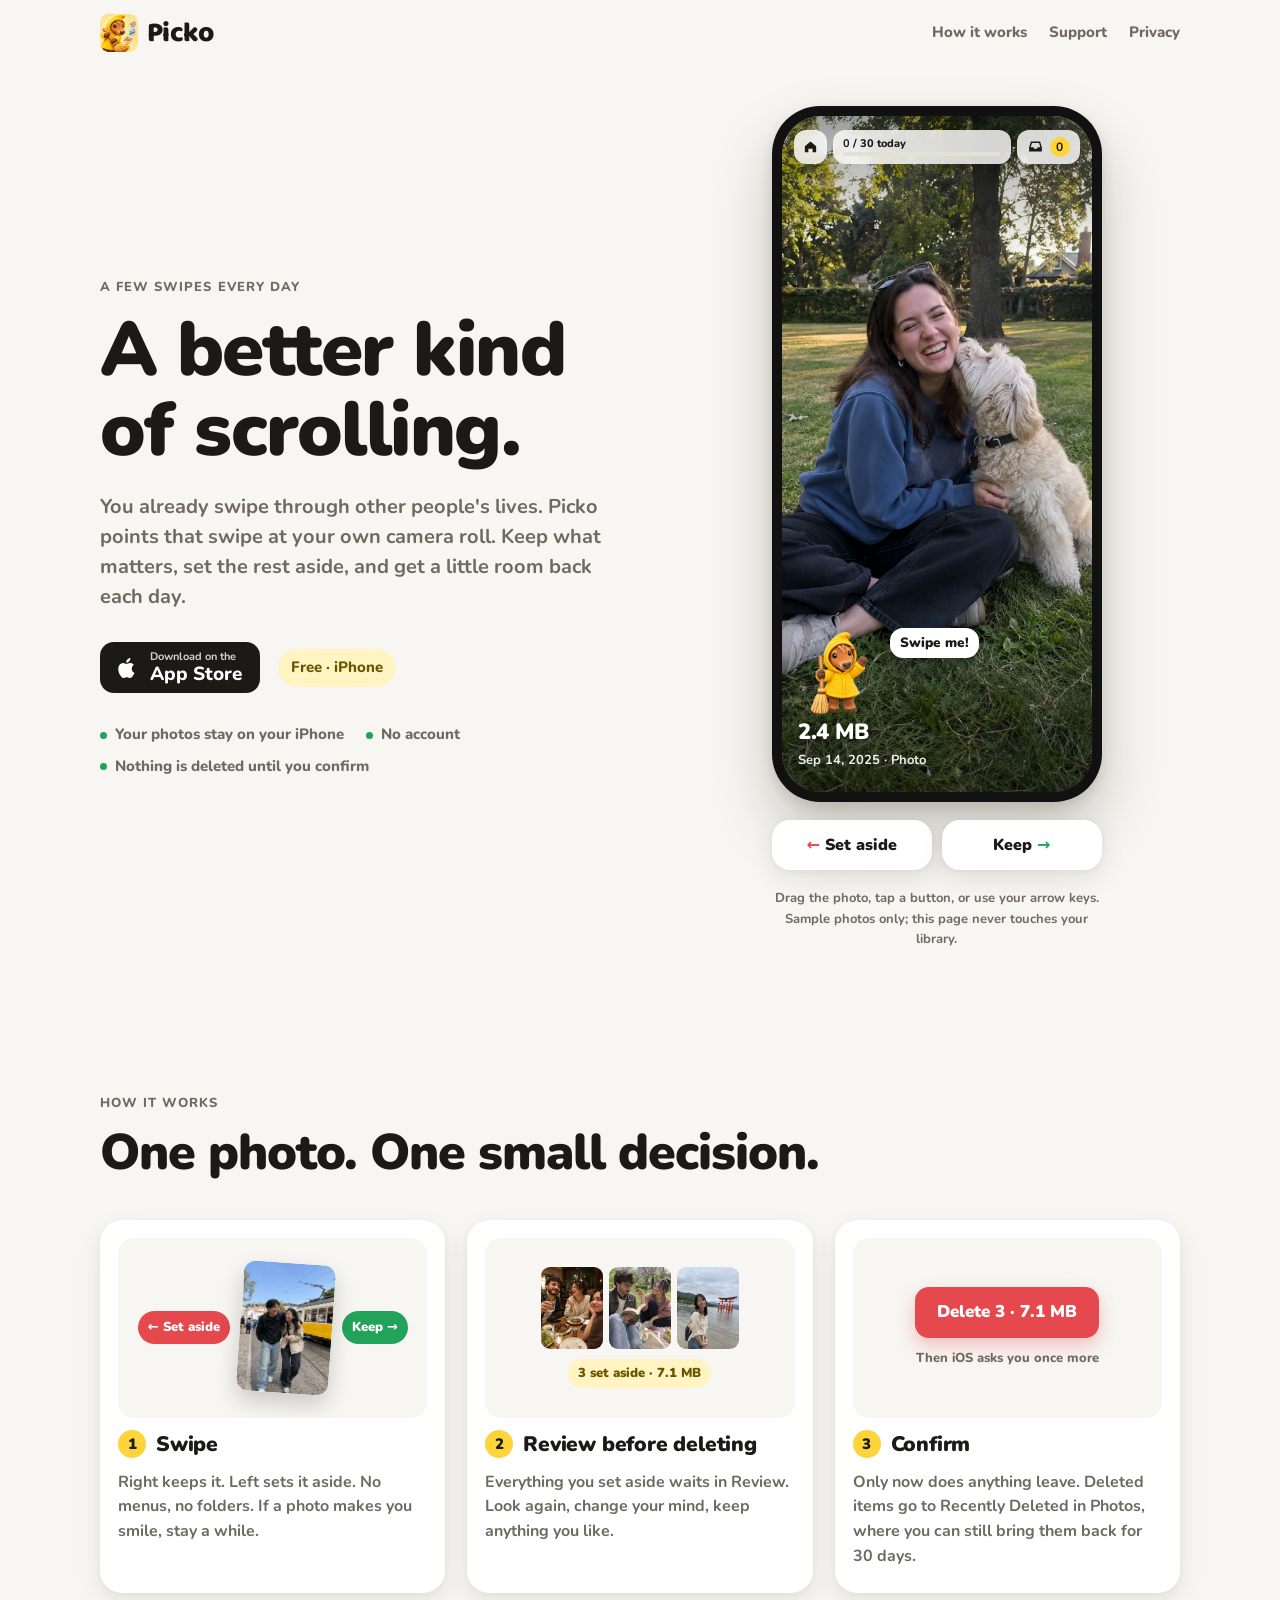
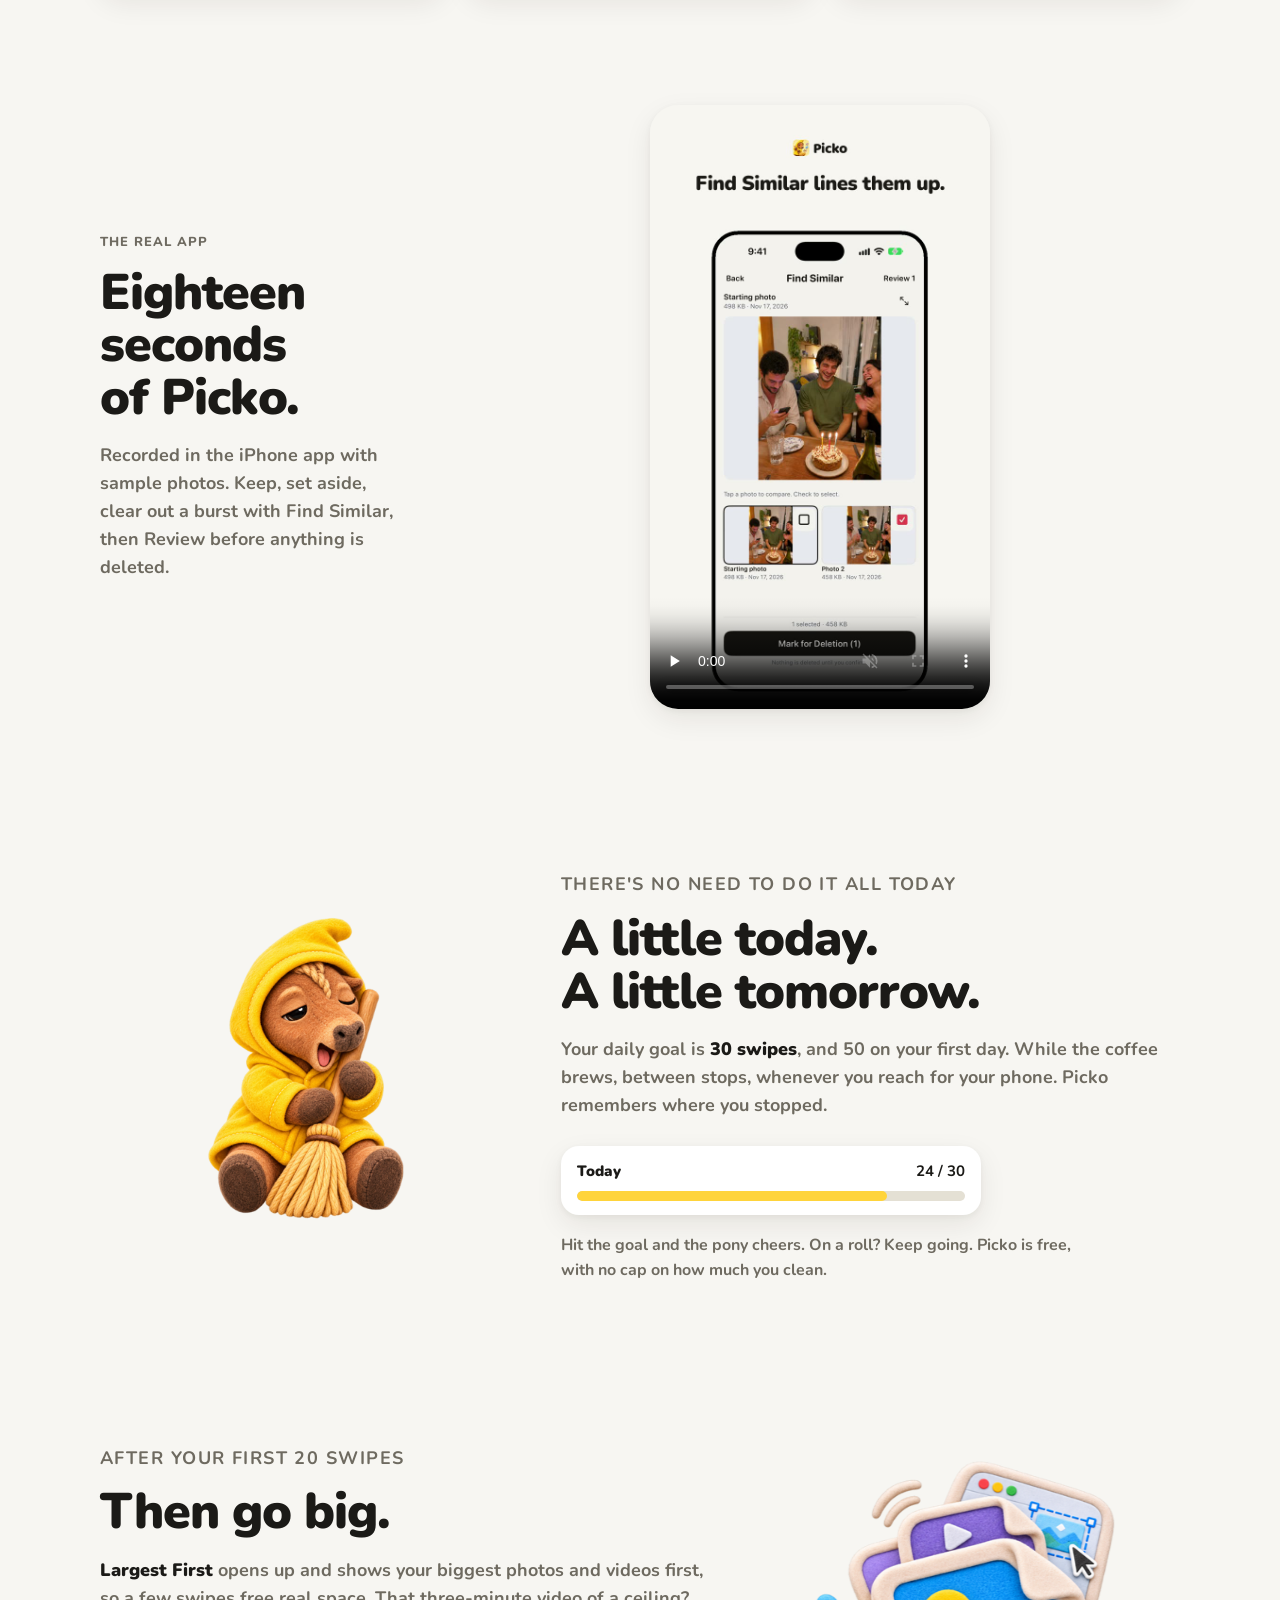
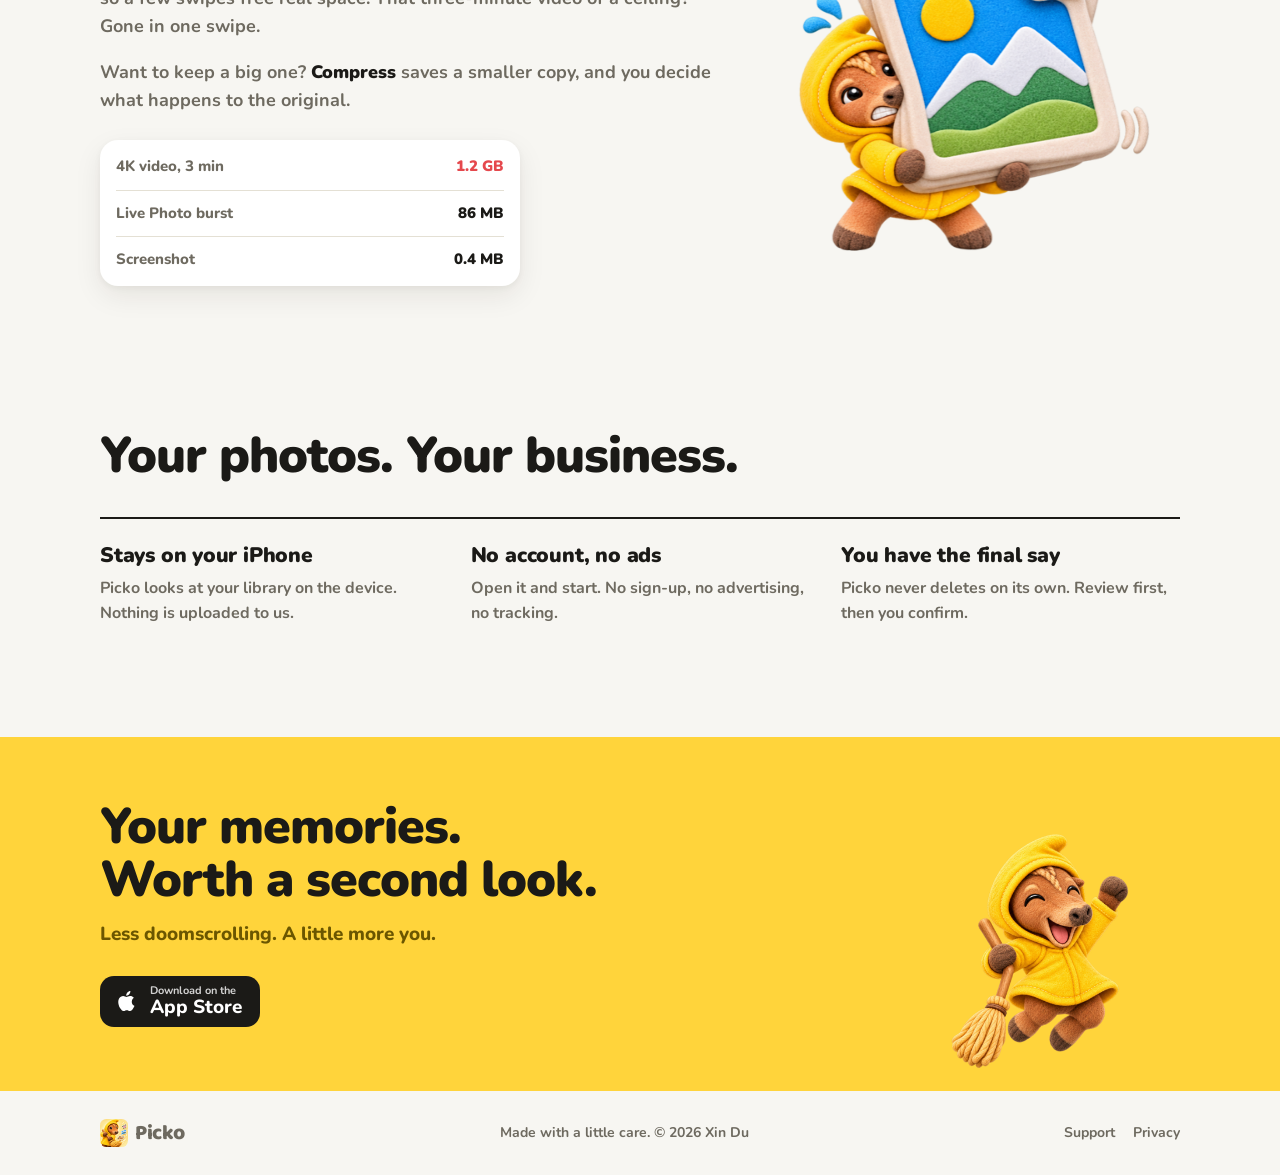
<file: index.html>
<!doctype html>
<html lang="en">
<head>
<meta charset="utf-8">
<meta name="viewport" content="width=device-width, initial-scale=1, viewport-fit=cover">
<title>Picko</title>
<meta name="claude:viewport-fit-sides" content="cover">
<meta name="description" content="Picko turns a few swipes a day into a tidier camera roll. Keep what matters, set the rest aside, and confirm before anything is deleted.">
<link rel="preconnect" href="https://fonts.googleapis.com">
<link rel="preconnect" href="https://fonts.gstatic.com" crossorigin>
<link rel="stylesheet" href="https://fonts.googleapis.com/css2?family=Nunito:wght@500;700;800;900&family=Baloo+2:wght@800&display=swap">
<link rel="icon" type="image/png" sizes="64x64" href="assets/favicon-64.png">
<link rel="apple-touch-icon" href="assets/apple-touch-icon.png">
<meta property="og:title" content="Picko: a better kind of scrolling">
<meta property="og:description" content="A few swipes a day for a tidier camera roll. Keep what matters, set the rest aside, and nothing is deleted until you confirm.">
<meta property="og:image" content="https://td10w.github.io/picko/assets/og-image.jpg">
<meta property="og:type" content="website">
<meta name="twitter:card" content="summary_large_image">
<link rel="stylesheet" href="style.css">
</head>
<body>

<header class="nav">
  <div class="wrap nav-row">
    <a class="wordmark" href="index.html" aria-label="Picko home"><img src="assets/app-icon-96.png" alt=""><span>Picko</span></a>
    <nav class="nav-links" aria-label="Site">
      <a href="#how">How it works</a>
      <a href="support.html">Support</a>
      <a href="privacy.html">Privacy</a>
    </nav>
  </div>
</header>

<main>
  <!-- Hero: the thesis, then the thing itself -->
  <section class="hero">
    <div class="wrap hero-grid">
      <div class="hero-copy">
        <p class="kicker">A few swipes every day</p>
        <h1>A better kind of&nbsp;scrolling.</h1>
        <p class="lede">You already swipe through other people's lives. Picko points that swipe at your own camera roll. Keep what matters, set the rest aside, and get a little room back each day.</p>
        <div class="hero-actions">
          <a class="store-badge" href="https://apps.apple.com/cn/app/picko-photo-cleaner/id6800169831" target="_blank" rel="noopener" aria-label="Download Picko on the App Store">
            <svg viewBox="0 0 24 24" aria-hidden="true"><path d="M16.4 12.6c0-2.3 1.9-3.4 2-3.5-1.1-1.6-2.8-1.8-3.4-1.8-1.4-.1-2.8.9-3.5.9s-1.8-.8-3-.8c-1.5 0-3 .9-3.8 2.3-1.6 2.8-.4 7 1.2 9.3.8 1.1 1.7 2.4 2.9 2.3 1.2 0 1.6-.7 3-.7s1.8.7 3 .7c1.3 0 2.1-1.1 2.8-2.3.9-1.3 1.3-2.6 1.3-2.6s-2.5-1-2.5-3.8zM14.1 5.8c.6-.8 1.1-1.9 1-3-.9 0-2.1.6-2.8 1.4-.6.7-1.1 1.8-1 2.9 1.1.1 2.1-.6 2.8-1.3z"/></svg>
            <span><small>Download on the</small>App Store</span>
          </a>
          <span class="free-note">Free · iPhone</span>
        </div>
        <ul class="hero-facts">
          <li>Your photos stay on your iPhone</li>
          <li>No account</li>
          <li>Nothing is deleted until you confirm</li>
        </ul>
      </div>

      <!-- Live demo: same rules as the app, sample photos only -->
      <div class="demo" id="demo">
        <div class="phone" id="phone">
          <div class="screen" id="screen">
            <div class="deck" id="deck" aria-live="polite"></div>
            <div class="edge edge-keep" id="edgeKeep"></div>
            <div class="edge edge-aside" id="edgeAside"></div>

            <div class="topbar">
              <span class="chip chip-icon" aria-hidden="true">
                <svg viewBox="0 0 24 24"><path d="M4 11.5 12 5l8 6.5V20h-5v-5H9v5H4z"/></svg>
              </span>
              <span class="chip meter" aria-label="Today's swipes">
                <span class="meter-text"><b id="todayCount">0</b> / 30 today</span>
                <span class="meter-bar"><i id="meterFill"></i></span>
              </span>
              <span class="chip review-chip" aria-label="Review">
                <svg viewBox="0 0 24 24" aria-hidden="true"><path d="M3 13.5 5.5 5h13l2.5 8.5V19H3zm2.2-.5H9l1 2h4l1-2h3.8l-1.8-6H7z"/></svg>
                <b id="reviewCount">0</b>
              </span>
            </div>

            <div class="bottombar" id="bottombar">
              <span class="size" id="cardSize">2.4 MB</span>
              <span class="caption" id="cardCaption"></span>
            </div>

            <div class="plus" id="plus" aria-hidden="true"></div>
            <div class="stars" id="stars" aria-hidden="true"></div>

            <div class="pony" id="pony" aria-hidden="true">
              <img id="ponyImg" src="assets/pony-peek.png" alt="">
              <span class="bubble" id="ponyBubble"></span>
            </div>

            <!-- Review, shown when the deck is done -->
            <div class="review" id="review" hidden>
              <p class="review-kicker">Review before deleting</p>
              <h3 id="reviewTitle">3 set aside</h3>
              <div class="review-grid" id="reviewGrid"></div>
              <p class="review-note">Nothing is deleted until you confirm.</p>
              <button class="btn-delete" id="confirmBtn" type="button">Delete 3 · 7.1 MB</button>
              <button class="btn-quiet" id="restartBtn" type="button">Start again</button>
            </div>
          </div>
        </div>

        <div class="demo-controls">
          <button class="ctl ctl-aside" id="asideBtn" type="button"><span aria-hidden="true">←</span> Set aside</button>
          <button class="ctl ctl-keep" id="keepBtn" type="button">Keep <span aria-hidden="true">→</span></button>
        </div>
        <p class="demo-note">Drag the photo, tap a button, or use your arrow keys. Sample photos only; this page never touches your library.</p>
      </div>
    </div>
  </section>

  <!-- How it works: a real sequence, so it is numbered -->
  <section class="how" id="how">
    <div class="wrap">
      <p class="kicker">How it works</p>
      <h2>One photo. One small decision.</h2>
      <ol class="steps">
        <li class="step">
          <div class="vignette v-swipe" aria-hidden="true">
            <span class="tag tag-aside">← Set aside</span>
            <img src="assets/travel.jpg" alt="" class="v-photo">
            <span class="tag tag-keep">Keep →</span>
          </div>
          <h3><span class="num">1</span>Swipe</h3>
          <p>Right keeps it. Left sets it aside. No menus, no folders. If a photo makes you smile, stay a while.</p>
        </li>
        <li class="step">
          <div class="vignette v-review" aria-hidden="true">
            <div class="mini-grid">
              <img src="assets/dinner.jpg" alt=""><img src="assets/weekend.jpg" alt=""><img src="assets/tourist.jpg" alt="">
            </div>
            <span class="mini-label">3 set aside · 7.1 MB</span>
          </div>
          <h3><span class="num">2</span>Review before deleting</h3>
          <p>Everything you set aside waits in Review. Look again, change your mind, keep anything you like.</p>
        </li>
        <li class="step">
          <div class="vignette v-confirm" aria-hidden="true">
            <span class="mini-btn">Delete 3 · 7.1 MB</span>
            <span class="mini-sub">Then iOS asks you once more</span>
          </div>
          <h3><span class="num">3</span>Confirm</h3>
          <p>Only now does anything leave. Deleted items go to Recently Deleted in Photos, where you can still bring them back for 30 days.</p>
        </li>
      </ol>
    </div>
  </section>

  <!-- The real app, recorded -->
  <section class="real">
    <div class="wrap real-grid">
      <div class="real-copy">
        <p class="kicker">The real app</p>
        <h2>Eighteen seconds of Picko.</h2>
        <p>Recorded in the iPhone app with sample photos. Keep, set aside, clear out a burst with Find Similar, then Review before anything is deleted.</p>
      </div>
      <video class="real-video" src="demo/picko-demo.mp4" poster="demo/poster.jpg" controls playsinline muted loop preload="none" aria-label="Screen recording of Picko with sample photos"></video>
    </div>
  </section>

  <!-- Daily habit -->
  <section class="daily">
    <div class="wrap daily-grid">
      <div class="daily-art" aria-hidden="true">
        <img src="assets/pony-sleepy.png" alt="">
      </div>
      <div class="daily-copy">
        <p class="kicker">There's no need to do it all today</p>
        <h2>A little today.<br>A little tomorrow.</h2>
        <p>Your daily goal is <strong>30 swipes</strong>, and 50 on your first day. While the coffee brews, between stops, whenever you reach for your phone. Picko remembers where you stopped.</p>
        <div class="allowance" aria-label="Example: 24 of today's 30-swipe goal">
          <div class="allowance-head"><span>Today</span><b>24 / 30</b></div>
          <div class="allowance-bar"><i style="width:80%"></i></div>
        </div>
        <p class="aside-note">Hit the goal and the pony cheers. On a roll? Keep going. Picko is free, with no cap on how much you clean.</p>
      </div>
    </div>
  </section>

  <!-- Largest First -->
  <section class="big">
    <div class="wrap big-grid">
      <div class="big-copy">
        <p class="kicker">After your first 20 swipes</p>
        <h2>Then go big.</h2>
        <p><strong>Largest First</strong> opens up and shows your biggest photos and videos first, so a few swipes free real space. That three-minute video of a ceiling? Gone in one swipe.</p>
        <p>Want to keep a big one? <strong>Compress</strong> saves a smaller copy, and you decide what happens to the original.</p>
        <dl class="sizes">
          <div><dt>4K video, 3 min</dt><dd>1.2 GB</dd></div>
          <div><dt>Live Photo burst</dt><dd>86 MB</dd></div>
          <div><dt>Screenshot</dt><dd>0.4 MB</dd></div>
        </dl>
      </div>
      <div class="big-art" aria-hidden="true">
        <img src="assets/pony-stack.png" alt="">
      </div>
    </div>
  </section>

  <!-- Privacy -->
  <section class="trust">
    <div class="wrap">
      <h2>Your photos. Your business.</h2>
      <div class="trust-row">
        <div class="trust-item">
          <h3>Stays on your iPhone</h3>
          <p>Picko looks at your library on the device. Nothing is uploaded to us.</p>
        </div>
        <div class="trust-item">
          <h3>No account, no ads</h3>
          <p>Open it and start. No sign-up, no advertising, no tracking.</p>
        </div>
        <div class="trust-item">
          <h3>You have the final say</h3>
          <p>Picko never deletes on its own. Review first, then you confirm.</p>
        </div>
      </div>
    </div>
  </section>

  <section class="closing">
    <div class="wrap closing-grid">
      <div>
        <h2>Your memories. Worth a second look.</h2>
        <p>Less doomscrolling. A little more you.</p>
        <a class="store-badge dark" href="https://apps.apple.com/cn/app/picko-photo-cleaner/id6800169831" target="_blank" rel="noopener" aria-label="Download Picko on the App Store">
          <svg viewBox="0 0 24 24" aria-hidden="true"><path d="M16.4 12.6c0-2.3 1.9-3.4 2-3.5-1.1-1.6-2.8-1.8-3.4-1.8-1.4-.1-2.8.9-3.5.9s-1.8-.8-3-.8c-1.5 0-3 .9-3.8 2.3-1.6 2.8-.4 7 1.2 9.3.8 1.1 1.7 2.4 2.9 2.3 1.2 0 1.6-.7 3-.7s1.8.7 3 .7c1.3 0 2.1-1.1 2.8-2.3.9-1.3 1.3-2.6 1.3-2.6s-2.5-1-2.5-3.8zM14.1 5.8c.6-.8 1.1-1.9 1-3-.9 0-2.1.6-2.8 1.4-.6.7-1.1 1.8-1 2.9 1.1.1 2.1-.6 2.8-1.3z"/></svg>
          <span><small>Download on the</small>App Store</span>
        </a>
      </div>
      <img class="closing-pony" src="assets/pony-cheer.png" alt="" aria-hidden="true">
    </div>
  </section>
</main>

<footer class="foot">
  <div class="wrap foot-row">
    <span class="wordmark small"><img src="assets/app-icon-96.png" alt=""><span>Picko</span></span>
    <span>Made with a little care. © 2026 Xin Du</span>
    <nav aria-label="Footer"><a href="support.html">Support</a><a href="privacy.html">Privacy</a></nav>
  </div>
</footer>

<script src="app.js"></script>
</body>
</html>
</file>
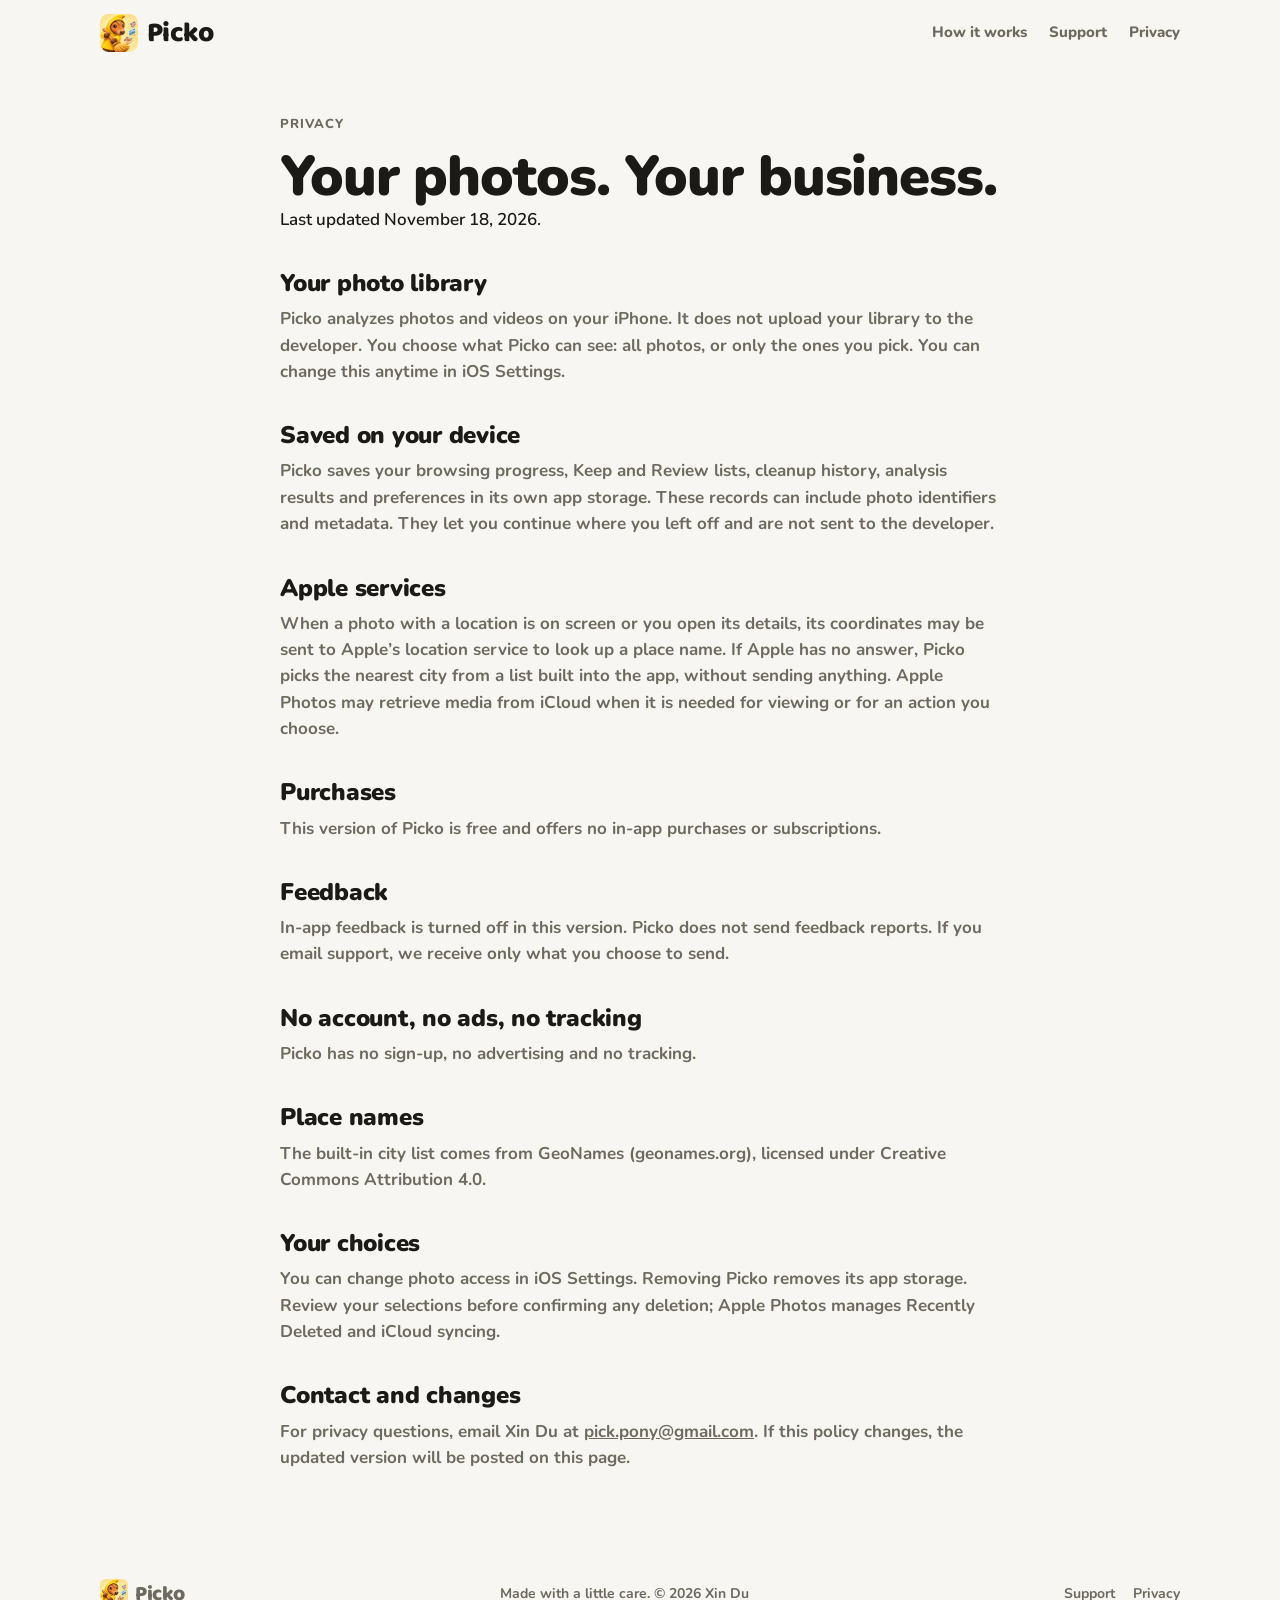
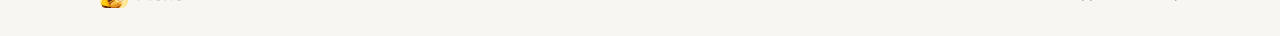
<file: privacy.html>
<!doctype html>
<html lang="en">
<head>
<meta charset="utf-8">
<meta name="viewport" content="width=device-width, initial-scale=1, viewport-fit=cover">
<title>Picko Privacy</title>
<link rel="preconnect" href="https://fonts.googleapis.com">
<link rel="preconnect" href="https://fonts.gstatic.com" crossorigin>
<link rel="stylesheet" href="https://fonts.googleapis.com/css2?family=Nunito:wght@500;700;800;900&family=Baloo+2:wght@800&display=swap">
<link rel="icon" type="image/png" sizes="64x64" href="assets/favicon-64.png">
<link rel="apple-touch-icon" href="assets/apple-touch-icon.png">
<link rel="stylesheet" href="style.css">
</head>
<body>
<header class="nav">
  <div class="wrap nav-row">
    <a class="wordmark" href="index.html" aria-label="Picko home"><img src="assets/app-icon-96.png" alt=""><span>Picko</span></a>
    <nav class="nav-links" aria-label="Site">
      <a href="index.html#how">How it works</a>
      <a href="support.html">Support</a>
      <a href="privacy.html">Privacy</a>
    </nav>
  </div>
</header>
<main class="doc">
  <div class="wrap">
    <p class="kicker">Privacy</p>
    <h1>Your photos. Your business.</h1>
    <p>Last updated <time datetime="2026-11-18">November 18, 2026</time>.</p>
    <section>
      <h2>Your photo library</h2>
      <p>Picko analyzes photos and videos on your iPhone. It does not upload your library to the developer. You choose what Picko can see: all photos, or only the ones you pick. You can change this anytime in iOS Settings.</p>
    </section>
    <section>
      <h2>Saved on your device</h2>
      <p>Picko saves your browsing progress, Keep and Review lists, cleanup history, analysis results and preferences in its own app storage. These records can include photo identifiers and metadata. They let you continue where you left off and are not sent to the developer.</p>
    </section>
    <section>
      <h2>Apple services</h2>
      <p>When a photo with a location is on screen or you open its details, its coordinates may be sent to Apple’s location service to look up a place name. If Apple has no answer, Picko picks the nearest city from a list built into the app, without sending anything. Apple Photos may retrieve media from iCloud when it is needed for viewing or for an action you choose.</p>
    </section>
    <section>
      <h2>Purchases</h2>
      <p>This version of Picko is free and offers no in-app purchases or subscriptions.</p>
    </section>
    <section>
      <h2>Feedback</h2>
      <p>In-app feedback is turned off in this version. Picko does not send feedback reports. If you email support, we receive only what you choose to send.</p>
    </section>
    <section>
      <h2>No account, no ads, no tracking</h2>
      <p>Picko has no sign-up, no advertising and no tracking.</p>
    </section>
    <section>
      <h2>Place names</h2>
      <p>The built-in city list comes from GeoNames (geonames.org), licensed under Creative Commons Attribution 4.0.</p>
    </section>
    <section>
      <h2>Your choices</h2>
      <p>You can change photo access in iOS Settings. Removing Picko removes its app storage. Review your selections before confirming any deletion; Apple Photos manages Recently Deleted and iCloud syncing.</p>
    </section>
    <section>
      <h2>Contact and changes</h2>
      <p>For privacy questions, email Xin Du at <a href="mailto:pick.pony@gmail.com">pick.pony@gmail.com</a>. If this policy changes, the updated version will be posted on this page.</p>
    </section>
  </div>
</main>
<footer class="foot">
  <div class="wrap foot-row">
    <span class="wordmark small"><img src="assets/app-icon-96.png" alt=""><span>Picko</span></span>
    <span>Made with a little care. © 2026 Xin Du</span>
    <nav aria-label="Footer"><a href="support.html">Support</a><a href="privacy.html">Privacy</a></nav>
  </div>
</footer>
</body>
</html>
</file>
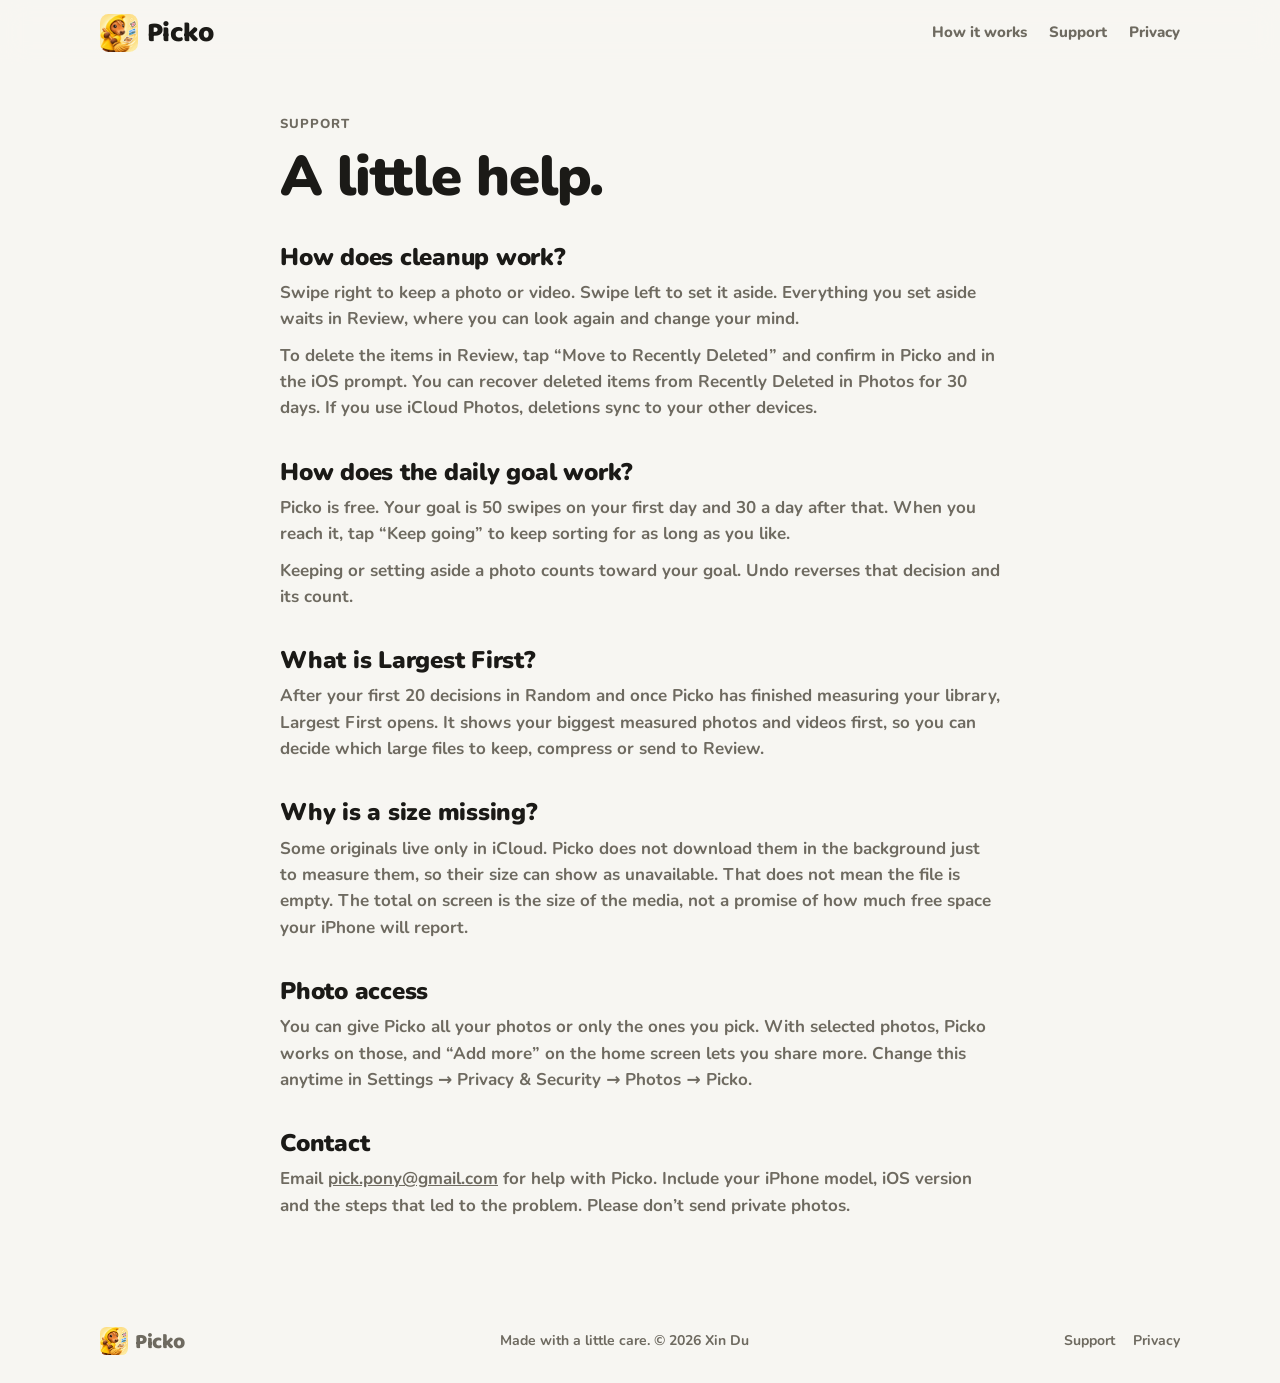
<file: support.html>
<!doctype html>
<html lang="en">
<head>
<meta charset="utf-8">
<meta name="viewport" content="width=device-width, initial-scale=1, viewport-fit=cover">
<title>Picko Support</title>
<link rel="preconnect" href="https://fonts.googleapis.com">
<link rel="preconnect" href="https://fonts.gstatic.com" crossorigin>
<link rel="stylesheet" href="https://fonts.googleapis.com/css2?family=Nunito:wght@500;700;800;900&family=Baloo+2:wght@800&display=swap">
<link rel="icon" type="image/png" sizes="64x64" href="assets/favicon-64.png">
<link rel="apple-touch-icon" href="assets/apple-touch-icon.png">
<link rel="stylesheet" href="style.css">
</head>
<body>
<header class="nav">
  <div class="wrap nav-row">
    <a class="wordmark" href="index.html" aria-label="Picko home"><img src="assets/app-icon-96.png" alt=""><span>Picko</span></a>
    <nav class="nav-links" aria-label="Site">
      <a href="index.html#how">How it works</a>
      <a href="support.html">Support</a>
      <a href="privacy.html">Privacy</a>
    </nav>
  </div>
</header>
<main class="doc">
  <div class="wrap">
    <p class="kicker">Support</p>
    <h1>A little help.</h1>
    <section>
      <h2>How does cleanup work?</h2>
      <p>Swipe right to keep a photo or video. Swipe left to set it aside. Everything you set aside waits in Review, where you can look again and change your mind.</p>
      <p>To delete the items in Review, tap “Move to Recently Deleted” and confirm in Picko and in the iOS prompt. You can recover deleted items from Recently Deleted in Photos for 30 days. If you use iCloud Photos, deletions sync to your other devices.</p>
    </section>
    <section>
      <h2>How does the daily goal work?</h2>
      <p>Picko is free. Your goal is 50 swipes on your first day and 30 a day after that. When you reach it, tap “Keep going” to keep sorting for as long as you like.</p>
      <p>Keeping or setting aside a photo counts toward your goal. Undo reverses that decision and its count.</p>
    </section>
    <section>
      <h2>What is Largest First?</h2>
      <p>After your first 20 decisions in Random and once Picko has finished measuring your library, Largest First opens. It shows your biggest measured photos and videos first, so you can decide which large files to keep, compress or send to Review.</p>
    </section>
    <section>
      <h2>Why is a size missing?</h2>
      <p>Some originals live only in iCloud. Picko does not download them in the background just to measure them, so their size can show as unavailable. That does not mean the file is empty. The total on screen is the size of the media, not a promise of how much free space your iPhone will report.</p>
    </section>
    <section>
      <h2>Photo access</h2>
      <p>You can give Picko all your photos or only the ones you pick. With selected photos, Picko works on those, and “Add more” on the home screen lets you share more. Change this anytime in Settings → Privacy &amp; Security → Photos → Picko.</p>
    </section>
    <section>
      <h2>Contact</h2>
      <p>Email <a href="mailto:pick.pony@gmail.com">pick.pony@gmail.com</a> for help with Picko. Include your iPhone model, iOS version and the steps that led to the problem. Please don’t send private photos.</p>
    </section>
  </div>
</main>
<footer class="foot">
  <div class="wrap foot-row">
    <span class="wordmark small"><img src="assets/app-icon-96.png" alt=""><span>Picko</span></span>
    <span>Made with a little care. © 2026 Xin Du</span>
    <nav aria-label="Footer"><a href="support.html">Support</a><a href="privacy.html">Privacy</a></nav>
  </div>
</footer>
</body>
</html>
</file>
<file: style.css>
/* Picko site. Direction C from the app: warm off-white ground, ink type,
   yellow only where it matters, soft shadows instead of outlines, rounded
   heavy type. Layout: one bold live demo in the hero; every section after
   it is quiet and plain. Single light theme on purpose (the app is light-only). */
:root {
  --bg: #F7F6F2;          /* app background */
  --surface: #FFFFFF;
  --ink: #1B1A17;
  --sub: #6E6A60;
  --hair: #E4E0D4;
  --yellow: #FFD43B;
  --yellow-deep: #E8B800;
  --yellow-soft: #FFF4C2;
  --yellow-ink: #6B5600;
  --keep: #22A35A;
  --aside: #E5484D;
  --shadow: 0 10px 28px rgba(41, 31, 0, .08), 0 2px 6px rgba(41, 31, 0, .05);
  --font: ui-rounded, "SF Pro Rounded", "Nunito", system-ui, -apple-system, "Segoe UI", sans-serif;
  --r-card: 22px;
  --wrap: 1120px;
  color-scheme: light;
}

* { box-sizing: border-box; }
[hidden] { display: none !important; }
html { -webkit-text-size-adjust: 100%; }
body {
  margin: 0;
  background: var(--bg);
  color: var(--ink);
  font-family: var(--font);
  font-size: 17px;
  line-height: 1.55;
  font-weight: 600;
  -webkit-font-smoothing: antialiased;
}
img { max-width: 100%; display: block; }
a { color: inherit; }
a:focus-visible, button:focus-visible { outline: 3px solid var(--yellow-deep); outline-offset: 3px; border-radius: 10px; }

.wrap {
  max-width: var(--wrap);
  margin: 0 auto;
  padding-left: max(20px, env(safe-area-inset-left, 0px));
  padding-right: max(20px, env(safe-area-inset-right, 0px));
}

h1, h2, h3 { margin: 0; font-weight: 900; letter-spacing: -0.02em; text-wrap: balance; line-height: 1.05; }
h1 { font-size: clamp(44px, 6.4vw, 76px); }
h2 { font-size: clamp(32px, 4.2vw, 50px); }
h3 { font-size: 21px; letter-spacing: -0.01em; line-height: 1.2; }
p { margin: 0; }
.kicker {
  font-size: 13px; font-weight: 800; letter-spacing: .08em; text-transform: uppercase;
  color: var(--sub); margin-bottom: 14px;
}

/* Nav */
body::before { content: ""; position: fixed; inset: 0 0 auto; height: env(safe-area-inset-top, 0px); z-index: 10; background: var(--bg); }
.nav { position: sticky; top: env(safe-area-inset-top, 0px); z-index: 9; background: color-mix(in srgb, var(--bg) 88%, transparent); backdrop-filter: blur(14px); -webkit-backdrop-filter: blur(14px); }
.nav-row { display: flex; align-items: center; justify-content: space-between; gap: 16px; padding-block: 14px; }
/* Logo (Xin 11-17): the app icon + "Picko" in Baloo 2 ExtraBold. */
.wordmark { display: inline-flex; align-items: center; gap: .32em; font-family: "Baloo 2", var(--font, ui-rounded), system-ui, sans-serif; font-weight: 800; font-size: 28px; letter-spacing: -0.02em; line-height: 1; text-decoration: none; color: inherit; }
.wordmark img { width: 1.35em; height: 1.35em; border-radius: 22.5%; display: block; }
.wordmark span { padding-top: .08em; }
.wordmark.small { font-size: 21px; }
.nav-links { display: flex; gap: 22px; font-size: 15px; font-weight: 800; }
.nav-links a { text-decoration: none; color: var(--sub); }
.nav-links a:hover { color: var(--ink); }

/* Hero */
.hero { padding-block: 40px 72px; }
.hero-grid { display: grid; grid-template-columns: minmax(0, 1.05fr) minmax(0, .95fr); gap: 56px; align-items: center; }
.hero-copy { min-width: 0; }
.lede { margin-top: 22px; font-size: 20px; line-height: 1.5; color: var(--sub); max-width: 32em; font-weight: 700; }
.hero-actions { display: flex; align-items: center; flex-wrap: wrap; gap: 14px 18px; margin-top: 30px; }
.store-badge {
  display: inline-flex; align-items: center; gap: 10px; padding: 9px 18px 9px 14px;
  border-radius: 14px; background: var(--ink); color: #fff; line-height: 1.1; font-weight: 800; font-size: 19px;
}
.store-badge { text-decoration: none; transition: transform .15s ease; }
.store-badge:hover { transform: translateY(-2px); }
.store-badge:focus-visible { outline: 3px solid var(--yellow-ink); outline-offset: 3px; }
.store-badge svg { width: 26px; height: 26px; fill: currentColor; }
.store-badge small { display: block; font-size: 11px; font-weight: 700; opacity: .8; }
.free-note { font-weight: 800; color: var(--yellow-ink); background: var(--yellow-soft); padding: 7px 13px; border-radius: 999px; font-size: 15px; }
.hero-facts { list-style: none; padding: 0; margin: 30px 0 0; display: flex; flex-wrap: wrap; gap: 8px 22px; color: var(--sub); font-size: 15px; font-weight: 800; }
.hero-facts li { display: flex; align-items: center; gap: 8px; }
.hero-facts li::before { content: ""; width: 7px; height: 7px; border-radius: 50%; background: var(--keep); }

/* Demo phone */
.demo { display: flex; flex-direction: column; align-items: center; gap: 18px; min-width: 0; }
.phone {
  width: min(330px, 100%); aspect-ratio: 9 / 19; max-width: 100%;
  border-radius: 48px; padding: 10px; background: #111; box-shadow: 0 30px 60px rgba(30, 22, 0, .22), 0 6px 14px rgba(30, 22, 0, .12);
}
.screen { position: relative; width: 100%; height: 100%; border-radius: 39px; overflow: hidden; background: #222; isolation: isolate; touch-action: pan-y; user-select: none; -webkit-user-select: none; }
.deck { position: absolute; inset: 0; }
.card {
  position: absolute; inset: 0; background-size: cover; background-position: center;
  will-change: transform, filter; cursor: grab; transform-origin: 50% 90%;
}
.card:active { cursor: grabbing; }
.card::after { /* top and bottom scrims so chrome stays readable */
  content: ""; position: absolute; inset: 0; pointer-events: none;
  background: linear-gradient(to bottom, rgba(0,0,0,.38), transparent 22%, transparent 72%, rgba(0,0,0,.5));
}
.card.next { filter: blur(14px) saturate(.9) brightness(1.08); transform: scale(1.04); }
.card.next::before { content: ""; position: absolute; inset: 0; background: rgba(255,255,255,var(--fog, .35)); z-index: 1; }
.card.dragging { box-shadow: 0 20px 40px rgba(0,0,0,.35); border-radius: 26px; overflow: hidden; }

.edge { position: absolute; top: 0; bottom: 0; width: 46%; pointer-events: none; opacity: 0; z-index: 3; }
.edge-keep { right: 0; background: linear-gradient(to left, rgba(34,163,90,.55), transparent); }
.edge-aside { left: 0; background: linear-gradient(to right, rgba(229,72,77,.55), transparent); }

.topbar { position: absolute; top: 14px; left: 12px; right: 12px; z-index: 4; display: flex; gap: 6px; align-items: center; }
.chip {
  height: 34px; border-radius: 12px; display: inline-flex; align-items: center; gap: 6px; padding: 0 10px;
  background: rgba(255,255,255,.82); backdrop-filter: blur(10px); -webkit-backdrop-filter: blur(10px); color: var(--ink);
  font-size: 12px; font-weight: 800;
}
.chip svg { width: 17px; height: 17px; fill: var(--ink); }
.chip-icon { padding: 0 8px; }
.meter { flex: 1; min-width: 0; flex-direction: column; align-items: stretch; justify-content: center; gap: 3px; padding: 0 10px; }
.meter-text { font-size: 11px; line-height: 1; white-space: nowrap; }
.meter-bar { height: 4px; border-radius: 4px; background: var(--hair); overflow: hidden; }
.meter-bar i { display: block; height: 100%; width: 0; background: var(--yellow); border-radius: 4px; transition: width .35s cubic-bezier(.3,1.5,.5,1); }
.review-chip b { background: var(--yellow); border-radius: 999px; min-width: 20px; height: 20px; display: inline-grid; place-items: center; padding: 0 6px; font-size: 12px; transition: transform .25s cubic-bezier(.3,1.8,.5,1); }
.review-chip b.bump { transform: scale(1.35); }

.bottombar { position: absolute; left: 16px; right: 16px; bottom: 22px; z-index: 4; color: #fff; display: flex; flex-direction: column; gap: 1px; pointer-events: none; text-shadow: 0 1px 6px rgba(0,0,0,.35); }
.size { font-size: 22px; font-weight: 900; letter-spacing: -0.01em; }
.caption { font-size: 13px; font-weight: 700; opacity: .92; }

.plus { position: absolute; left: 22px; top: 44%; z-index: 6; font-weight: 900; font-size: 18px; color: #fff; background: var(--aside); padding: 4px 11px; border-radius: 999px; opacity: 0; transform: scale(.7); pointer-events: none; }
.plus.show { animation: plus 1s ease forwards; }
@keyframes plus { 0% { opacity: 0; transform: scale(.7) translateY(0); } 20% { opacity: 1; transform: scale(1) translateY(-6px); } 70% { opacity: 1; transform: scale(1) translateY(-14px); } 100% { opacity: 0; transform: scale(.9) translateY(-24px); } }

.stars { position: absolute; inset: 0; z-index: 6; pointer-events: none; }
.star { position: absolute; width: 18px; height: 18px; background: var(--yellow); clip-path: polygon(50% 0, 61% 38%, 100% 50%, 61% 62%, 50% 100%, 39% 62%, 0 50%, 39% 38%); animation: star .8s ease-out forwards; }
.star.green { background: #7BE3A4; }
@keyframes star { from { opacity: 1; transform: translate(0,0) scale(.4) rotate(0); } to { opacity: 0; transform: translate(var(--dx), var(--dy)) scale(1.1) rotate(160deg); } }

.pony { position: absolute; left: 8px; bottom: 70px; z-index: 9; display: flex; align-items: flex-end; gap: 2px; transform: translateY(190px); transition: transform .45s cubic-bezier(.3,1.4,.5,1); pointer-events: none; }
.pony.up { transform: translateY(0); }
.pony img { width: 98px; }
.bubble { margin-bottom: 64px; background: #fff; color: var(--ink); font-weight: 900; font-size: 13.5px; line-height: 1.25; padding: 7px 10px; border-radius: 13px; max-width: 150px; box-shadow: 0 8px 18px rgba(0,0,0,.2); transform: scale(.6); transform-origin: bottom left; opacity: 0; transition: transform .3s cubic-bezier(.3,1.6,.5,1) .25s, opacity .2s ease .25s; }
.pony.up .bubble { transform: scale(1); opacity: 1; }

/* Review inside the phone */
.review { position: absolute; inset: 0; z-index: 8; background: var(--bg); padding: 64px 18px 22px; display: flex; flex-direction: column; gap: 10px; animation: rise .45s cubic-bezier(.2,1,.3,1); }
@keyframes rise { from { transform: translateY(30px); opacity: 0; } to { transform: none; opacity: 1; } }
.review-kicker { font-size: 11px; letter-spacing: .08em; text-transform: uppercase; color: var(--sub); font-weight: 900; }
.review h3 { font-size: 24px; }
.review-grid { display: grid; grid-template-columns: repeat(3, 1fr); gap: 6px; margin-top: 4px; }
.review-grid .thumb { aspect-ratio: 3 / 4; border-radius: 10px; background-size: cover; background-position: center; position: relative; }
.review-grid .thumb::after { content: ""; position: absolute; right: 5px; top: 5px; width: 16px; height: 16px; border-radius: 5px; background: var(--aside) url("data:image/svg+xml,%3Csvg xmlns='http://www.w3.org/2000/svg' viewBox='0 0 16 16'%3E%3Cpath d='M4 8.2 6.8 11 12 5' fill='none' stroke='white' stroke-width='2.2' stroke-linecap='round' stroke-linejoin='round'/%3E%3C/svg%3E") center / 14px no-repeat; }
.review-note { font-size: 13px; color: var(--sub); font-weight: 800; margin-top: auto; text-align: center; }
.btn-delete, .btn-quiet { font: inherit; border: 0; border-radius: 16px; min-height: 48px; font-weight: 900; font-size: 16px; cursor: pointer; }
.btn-delete { background: var(--aside); color: #fff; box-shadow: 0 8px 18px rgba(229,72,77,.3); }
.btn-delete:active { transform: scale(.97); }
.btn-quiet { background: transparent; color: var(--sub); min-height: 36px; font-size: 14px; }
.review.done .btn-delete { background: var(--keep); box-shadow: 0 8px 18px rgba(34,163,90,.3); }

.demo-controls { display: flex; gap: 10px; width: min(330px, 100%); }
.ctl { flex: 1; font: inherit; font-weight: 900; font-size: 16px; min-height: 50px; border-radius: 18px; border: 0; cursor: pointer; background: var(--surface); color: var(--ink); box-shadow: var(--shadow); transition: transform .12s ease; }
.ctl:active { transform: scale(.97); }
.ctl-aside span { color: var(--aside); }
.ctl-keep span { color: var(--keep); }
.ctl:disabled { opacity: .45; cursor: default; }
.demo-note { font-size: 13px; color: var(--sub); text-align: center; max-width: 330px; font-weight: 700; }

/* Sections */
section h2 + p, .daily-copy p, .big-copy p { margin-top: 18px; font-size: 18px; color: var(--sub); font-weight: 700; max-width: 34em; }
strong { color: var(--ink); font-weight: 900; }

.how { padding-block: 72px; }
.steps { list-style: none; padding: 0; margin: 40px 0 0; display: grid; grid-template-columns: repeat(3, minmax(0, 1fr)); gap: 22px; }
.step { background: var(--surface); border-radius: var(--r-card); box-shadow: var(--shadow); padding: 18px 18px 24px; display: flex; flex-direction: column; gap: 12px; min-width: 0; }
.step p { color: var(--sub); font-size: 16px; font-weight: 700; }
.num { display: inline-grid; place-items: center; width: 28px; height: 28px; border-radius: 50%; background: var(--yellow); font-size: 15px; margin-right: 10px; vertical-align: 2px; }
.vignette { height: 180px; border-radius: 16px; background: var(--bg); display: flex; align-items: center; justify-content: center; gap: 10px; overflow: hidden; position: relative; padding: 12px; }
.v-photo { width: 92px; height: 130px; object-fit: cover; border-radius: 12px; box-shadow: 0 10px 22px rgba(0,0,0,.18); transform: rotate(4deg); }
.tag { font-size: 13px; font-weight: 900; padding: 6px 10px; border-radius: 999px; color: #fff; white-space: nowrap; }
.tag-keep { background: var(--keep); }
.tag-aside { background: var(--aside); }
.v-review { flex-direction: column; gap: 10px; }
.mini-grid { display: grid; grid-template-columns: repeat(3, 62px); gap: 6px; }
.mini-grid img { width: 62px; height: 82px; object-fit: cover; border-radius: 9px; }
.mini-label { font-size: 13px; font-weight: 900; color: var(--yellow-ink); background: var(--yellow-soft); padding: 4px 10px; border-radius: 999px; }
.v-confirm { flex-direction: column; }
.mini-btn { background: var(--aside); color: #fff; font-weight: 900; padding: 12px 22px; border-radius: 14px; box-shadow: 0 8px 18px rgba(229,72,77,.3); }
.mini-sub { font-size: 13px; color: var(--sub); font-weight: 800; }

.daily { padding-block: 72px; }
.daily-grid, .big-grid { display: grid; grid-template-columns: minmax(0, .8fr) minmax(0, 1.2fr); gap: 48px; align-items: center; }
.daily-art img, .big-art img { width: min(360px, 100%); margin: 0 auto; }
.allowance { margin-top: 26px; max-width: 420px; background: var(--surface); border-radius: 18px; box-shadow: var(--shadow); padding: 14px 16px; }
.allowance-head { display: flex; justify-content: space-between; font-weight: 900; font-size: 15px; font-variant-numeric: tabular-nums; }
.allowance-bar { margin-top: 8px; height: 10px; border-radius: 10px; background: var(--hair); overflow: hidden; }
.allowance-bar i { display: block; height: 100%; background: var(--yellow); border-radius: 10px; }
.aside-note { font-size: 16px !important; }

.big { padding-block: 72px; }
.big-grid { grid-template-columns: minmax(0, 1.2fr) minmax(0, .8fr); }
.sizes { margin: 26px 0 0; max-width: 420px; display: grid; gap: 0; background: var(--surface); border-radius: 18px; box-shadow: var(--shadow); padding: 4px 16px; }
.sizes div { display: flex; justify-content: space-between; gap: 12px; padding: 11px 0; border-bottom: 1px solid var(--hair); font-weight: 800; font-size: 15px; }
.sizes div:last-child { border-bottom: 0; }
.sizes dt { color: var(--sub); }
.sizes dd { margin: 0; font-weight: 900; font-variant-numeric: tabular-nums; }
.sizes div:first-child dd { color: var(--aside); }

.trust { padding-block: 72px; }
.trust-row { margin-top: 34px; display: grid; grid-template-columns: repeat(3, minmax(0, 1fr)); gap: 32px; border-top: 2px solid var(--ink); padding-top: 24px; }
.trust-item p { margin-top: 8px; color: var(--sub); font-size: 16px; font-weight: 700; }

.closing { background: var(--yellow); margin-top: 40px; }
.closing-grid { display: grid; grid-template-columns: minmax(0, 1fr) auto; gap: 24px; align-items: center; padding-block: 64px 0; }
.closing-grid > div { padding-bottom: 64px; }
.closing p { margin: 14px 0 26px; font-size: 19px; color: var(--yellow-ink); font-weight: 800; }
.closing-pony { width: 280px; align-self: end; }

.foot { padding-block: 28px; color: var(--sub); font-size: 14px; font-weight: 700; }
.foot-row { display: flex; flex-wrap: wrap; align-items: center; justify-content: space-between; gap: 12px 24px; }
.foot nav { display: flex; gap: 18px; }
.foot a { text-decoration: none; }
.foot a:hover { color: var(--ink); }

.real { padding-block: 40px 72px; }
.real-grid { display: grid; grid-template-columns: minmax(0, 1fr) auto; gap: 48px; align-items: center; }
.real-video { width: min(340px, 100%); aspect-ratio: 9 / 16; border-radius: 28px; background: var(--bg); box-shadow: var(--shadow); justify-self: center; }

/* Plain text pages */
.doc { padding-block: 48px 80px; }
.doc .wrap { max-width: 760px; }
.doc h1 { font-size: clamp(38px, 5vw, 56px); }
.doc .draft { margin-top: 20px; background: var(--yellow-soft); color: var(--yellow-ink); border-radius: 14px; padding: 12px 16px; font-size: 15px; font-weight: 800; }
.doc section { margin-top: 38px; }
.doc h2 { font-size: 24px; letter-spacing: -0.01em; }
.doc section p, .doc li { margin-top: 10px; color: var(--sub); font-weight: 700; font-size: 17px; max-width: none; }
.doc ul { padding-left: 20px; margin: 10px 0 0; }

@media (max-width: 880px) {
  .hero-grid, .daily-grid, .big-grid, .real-grid { grid-template-columns: minmax(0, 1fr); gap: 40px; }
  .hero { padding-top: 20px; }
  .steps, .trust-row { grid-template-columns: minmax(0, 1fr); }
  .daily-art img { width: 220px; }
  .big-art { order: -1; }
  .big-art img { width: 240px; }
  .closing-grid { grid-template-columns: minmax(0, 1fr); }
  .closing-pony { width: 200px; justify-self: end; margin-top: -40px; }
  .closing-grid > div { padding-bottom: 0; }
}
@media (max-width: 480px) {
  body { font-size: 16px; }
  .nav-links { gap: 14px; font-size: 14px; }
  .nav-links a:first-child { display: none; }
  .lede { font-size: 18px; }
}
@media (prefers-reduced-motion: reduce) {
  *, *::before, *::after { animation-duration: .01ms !important; transition-duration: .01ms !important; }
}
</file>
